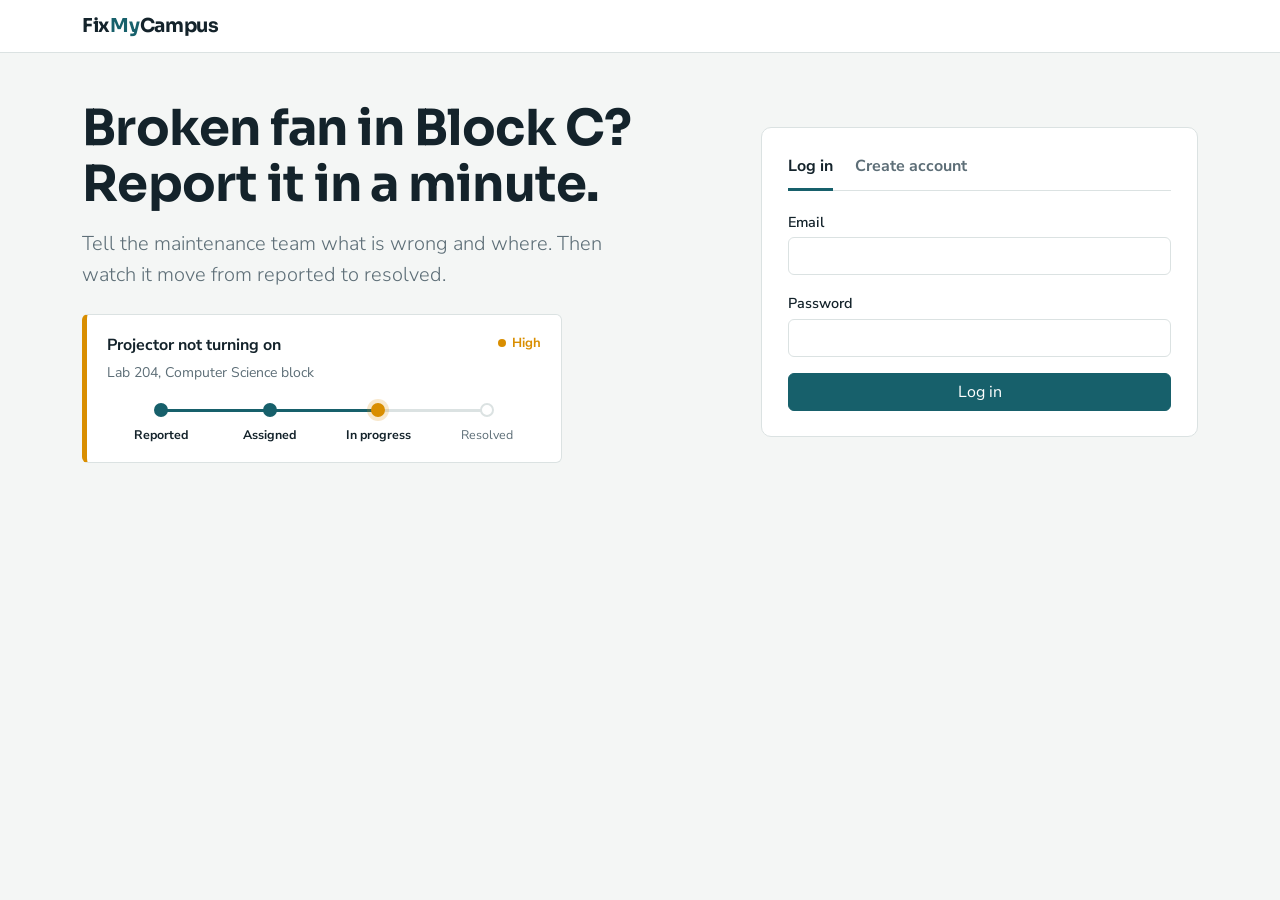
<file: index.html>
<!DOCTYPE html>
<html lang="en">
<head>
<meta charset="utf-8">
<meta name="viewport" content="width=device-width, initial-scale=1">
<link rel="preconnect" href="https://fonts.googleapis.com">
<link href="https://fonts.googleapis.com/css2?family=Nunito+Sans:wght@400;600;700&family=Sora:wght@600;700&display=swap" rel="stylesheet">
<link href="https://cdn.jsdelivr.net/npm/bootstrap@5.3.3/dist/css/bootstrap.min.css" rel="stylesheet">
<link href="css/style.css" rel="stylesheet">
<title>FixMyCampus - report campus problems and follow them to a fix</title>
</head>
<body>
<header class="topbar"><div class="container"><span class="brand">Fix<b>My</b>Campus</span></div></header>

<main class="container py-5">
  <div class="row g-5 align-items-center">
    <section class="col-lg-7 hero">
      <h1 class="mb-3">Broken fan in Block C? Report it in a minute.</h1>
      <p class="lead text-muted mb-4" style="max-width:34rem">Tell the maintenance team what is wrong and where. Then watch it move from reported to resolved.</p>

      <div class="sample-ticket" aria-hidden="true">
        <div class="d-flex justify-content-between align-items-start mb-1">
          <strong>Projector not turning on</strong>
          <span class="prio prio-HIGH">High</span>
        </div>
        <div class="text-muted small mb-3">Lab 204, Computer Science block</div>
        <ol class="track">
          <li class="done">Reported</li><li class="done">Assigned</li><li class="current">In progress</li><li>Resolved</li>
        </ol>
      </div>
    </section>

    <section class="col-lg-5">
      <div class="auth-card">
        <div class="auth-tabs" role="tablist">
          <button type="button" id="tabLogin" class="active" role="tab">Log in</button>
          <button type="button" id="tabRegister" role="tab">Create account</button>
        </div>

        <div id="authError" class="alert alert-danger py-2 d-none" role="alert"></div>

        <form id="loginForm" novalidate>
          <div class="mb-3"><label class="form-label" for="loginEmail">Email</label>
            <input class="form-control" id="loginEmail" type="email" autocomplete="username" required></div>
          <div class="mb-3"><label class="form-label" for="loginPassword">Password</label>
            <input class="form-control" id="loginPassword" type="password" autocomplete="current-password" required></div>
          <button class="btn btn-primary w-100" type="submit">Log in</button>
        </form>

        <form id="registerForm" class="d-none" novalidate>
          <div class="mb-3"><label class="form-label" for="regName">Full name</label>
            <input class="form-control" id="regName" autocomplete="name" required></div>
          <div class="mb-3"><label class="form-label" for="regEmail">Email</label>
            <input class="form-control" id="regEmail" type="email" autocomplete="email" required></div>
          <div class="mb-3"><label class="form-label" for="regPassword">Password (at least 6 characters)</label>
            <input class="form-control" id="regPassword" type="password" minlength="6" autocomplete="new-password" required></div>
          <div class="mb-3"><label class="form-label" for="regRole">I am a</label>
            <select class="form-select" id="regRole"><option value="STUDENT">Student</option><option value="STAFF">Staff member</option></select></div>
          <button class="btn btn-primary w-100" type="submit">Create account</button>
        <div class="mt-3 pt-3 border-top text-center">
          <div class="small text-muted d-flex align-items-center justify-content-between">
            <span class="text-truncate me-2" style="max-width:240px">Backend: <code id="apiBaseDisplay"></code></span>
            <button id="toggleApiConfig" type="button" class="btn btn-sm btn-link p-0 text-decoration-none">Change</button>
          </div>
          <div id="apiConfigForm" class="mt-2 text-start d-none">
            <div class="input-group input-group-sm">
              <input type="url" id="apiBaseInput" class="form-control" placeholder="https://your-backend.up.railway.app">
              <button id="saveApiBase" class="btn btn-outline-primary" type="button">Save</button>
            </div>
            <div class="form-text" style="font-size:0.75rem">Paste your Railway backend URL here and click Save.</div>
          </div>
        </div>
      </div>
    </section>
  </div>
</main>

<script src="js/config.js"></script>
<script src="js/app.js"></script>
<script>
  const user = getUser();
  if (getToken() && user) window.location.href = homeFor(user);

  const loginForm = document.getElementById('loginForm');
  const registerForm = document.getElementById('registerForm');
  const errorBox = document.getElementById('authError');

  function showTab(login) {
    loginForm.classList.toggle('d-none', !login);
    registerForm.classList.toggle('d-none', login);
    document.getElementById('tabLogin').classList.toggle('active', login);
    document.getElementById('tabRegister').classList.toggle('active', !login);
    errorBox.classList.add('d-none');
  }
  document.getElementById('tabLogin').onclick = () => showTab(true);
  document.getElementById('tabRegister').onclick = () => showTab(false);

  function showError(message) { errorBox.textContent = message; errorBox.classList.remove('d-none'); }

  async function submitAuth(form, path, payload) {
    errorBox.classList.add('d-none');
    const button = form.querySelector('button[type=submit]');
    button.disabled = true;
    try {
      const data = await api(path, { method: 'POST', body: payload });
      saveSession(data);
      window.location.href = homeFor(data);
    } catch (err) {
      showError(err.message);
    } finally {
      button.disabled = false;
    }
  }

  loginForm.addEventListener('submit', e => {
    e.preventDefault();
    submitAuth(loginForm, '/api/auth/login', {
      email: document.getElementById('loginEmail').value,
      password: document.getElementById('loginPassword').value
    });
  });

  registerForm.addEventListener('submit', e => {
    e.preventDefault();
    submitAuth(registerForm, '/api/auth/register', {
      name: document.getElementById('regName').value,
      email: document.getElementById('regEmail').value,
      password: document.getElementById('regPassword').value,
      role: document.getElementById('regRole').value
    });
  });

  const apiDisplay = document.getElementById('apiBaseDisplay');
  const apiConfigForm = document.getElementById('apiConfigForm');
  const apiInput = document.getElementById('apiBaseInput');
  if (apiDisplay) {
    apiDisplay.textContent = API_BASE || 'http://localhost:8080';
    if (apiInput) apiInput.value = API_BASE || 'http://localhost:8080';
    document.getElementById('toggleApiConfig').onclick = (e) => {
      e.preventDefault();
      apiConfigForm.classList.toggle('d-none');
    };
    document.getElementById('saveApiBase').onclick = () => {
      const val = apiInput.value.trim().replace(/\/$/, '');
      if (val) {
        localStorage.setItem('FMC_API_BASE', val);
        window.location.reload();
      }
    };
  }

  if (window.location.protocol === 'https:' && (!API_BASE || API_BASE.startsWith('http://'))) {
    showError('Backend is currently pointing to ' + (API_BASE || 'http://localhost:8080') + '. On HTTPS, please click "Change" below to set your Railway backend HTTPS URL.');
    if (apiConfigForm) apiConfigForm.classList.remove('d-none');
  }
</script>
</body>
</html>
</file>
<file: css/style.css>
/* FixMyCampus - the status tracker is the signature element, everything else stays quiet. */
:root {
  --ink: #14232b;
  --paper: #f4f6f5;
  --card: #ffffff;
  --line: #dbe2e2;
  --muted: #5d6e77;
  --teal: #17606b;
  --teal-dark: #0f4750;
  --amber: #d98e00;
  --green: #2c7a55;
  --red: #b83a2b;
  --slate: #6b7c85;
}

body {
  font-family: "Nunito Sans", system-ui, -apple-system, "Segoe UI", Roboto, sans-serif;
  background: var(--paper);
  color: var(--ink);
  line-height: 1.55;
}
h1, h2, h3, h4, h5, h6, .brand {
  font-family: "Sora", "Nunito Sans", system-ui, sans-serif;
  letter-spacing: -0.015em;
}
a { color: var(--teal); }
.text-muted { color: var(--muted) !important; }

:focus-visible { outline: 3px solid rgba(217, 142, 0, 0.55); outline-offset: 2px; }

/* ---- Bootstrap tweaks ---- */
.btn-primary {
  --bs-btn-bg: var(--teal); --bs-btn-border-color: var(--teal);
  --bs-btn-hover-bg: var(--teal-dark); --bs-btn-hover-border-color: var(--teal-dark);
  --bs-btn-active-bg: var(--teal-dark); --bs-btn-active-border-color: var(--teal-dark);
  --bs-btn-disabled-bg: var(--teal); --bs-btn-disabled-border-color: var(--teal);
}
.btn-outline-primary {
  --bs-btn-color: var(--teal); --bs-btn-border-color: var(--teal);
  --bs-btn-hover-bg: var(--teal); --bs-btn-hover-border-color: var(--teal);
  --bs-btn-active-bg: var(--teal-dark); --bs-btn-active-border-color: var(--teal-dark);
}
.form-control, .form-select { border-color: var(--line); border-radius: 6px; }
.form-control:focus, .form-select:focus { border-color: var(--teal); box-shadow: 0 0 0 3px rgba(23, 96, 107, 0.15); }
.form-label { font-weight: 600; font-size: 0.9rem; margin-bottom: 0.25rem; }
.modal-content { border: 0; border-radius: 10px; }

/* ---- Top bar ---- */
.topbar { background: var(--card); border-bottom: 1px solid var(--line); padding: 0.7rem 0; }
.brand { font-weight: 700; font-size: 1.2rem; color: var(--ink); text-decoration: none; }
.brand b { color: var(--teal); font-weight: 700; }
.navlink { color: var(--ink); text-decoration: none; font-weight: 600; font-size: 0.92rem; }
.navlink:hover, .navlink.active { color: var(--teal); }

/* ---- Status & priority ---- */
.status { display: inline-block; padding: 0.12rem 0.6rem; border-radius: 999px; font-size: 0.75rem; font-weight: 700; white-space: nowrap; }
.status-REPORTED    { background: #e8edef; color: #44545c; }
.status-ASSIGNED    { background: #dcedf0; color: var(--teal-dark); }
.status-IN_PROGRESS { background: #fbeccb; color: #8a5a00; }
.status-RESOLVED    { background: #d9efe3; color: #1f5c3f; }

.prio { font-size: 0.82rem; font-weight: 700; white-space: nowrap; }
.prio::before { content: ""; display: inline-block; width: 8px; height: 8px; border-radius: 50%; margin-right: 6px; background: currentColor; }
.prio-LOW { color: var(--slate); }
.prio-MEDIUM { color: var(--teal); }
.prio-HIGH { color: var(--amber); }
.prio-CRITICAL { color: var(--red); }

/* ---- The status tracker ---- */
.track { display: flex; list-style: none; margin: 0; padding: 0; }
.track li { flex: 1; position: relative; padding-top: 26px; text-align: center; font-size: 0.78rem; color: var(--muted); }
.track li::before {
  content: ""; position: absolute; top: 4px; left: 50%; width: 14px; height: 14px; margin-left: -7px;
  border-radius: 50%; background: #fff; border: 2px solid var(--line); z-index: 1;
}
.track li::after { content: ""; position: absolute; top: 10px; left: -50%; width: 100%; height: 3px; background: var(--line); }
.track li:first-child::after { display: none; }
.track li.done, .track li.current { color: var(--ink); font-weight: 700; }
.track li.done::before { background: var(--teal); border-color: var(--teal); }
.track li.done::after, .track li.current::after { background: var(--teal); }
.track li.current::before { background: var(--amber); border-color: var(--amber); box-shadow: 0 0 0 4px rgba(217, 142, 0, 0.2); }

/* ---- Issue tickets ---- */
.ticket {
  background: var(--card); border: 1px solid var(--line); border-left: 5px solid var(--slate);
  border-radius: 6px; padding: 0.95rem 1.1rem; cursor: pointer; transition: border-color 0.15s, box-shadow 0.15s;
}
.ticket:hover { border-color: #b9c6c8; box-shadow: 0 2px 10px rgba(20, 35, 43, 0.07); }
.ticket.s-ASSIGNED { border-left-color: var(--teal); }
.ticket.s-IN_PROGRESS { border-left-color: var(--amber); }
.ticket.s-RESOLVED { border-left-color: var(--green); }
.ticket h3 { font-size: 1.02rem; margin: 0; }
.ticket .meta { font-size: 0.85rem; color: var(--muted); }

.panel { background: var(--card); border: 1px solid var(--line); border-radius: 8px; padding: 1.25rem; }

/* ---- Landing page ---- */
.hero h1 { font-size: clamp(2rem, 4.6vw, 3.1rem); line-height: 1.12; font-weight: 700; }
.sample-ticket { background: var(--card); border: 1px solid var(--line); border-left: 5px solid var(--amber); border-radius: 6px; padding: 1.1rem 1.25rem; max-width: 30rem; }
.auth-card { background: var(--card); border: 1px solid var(--line); border-radius: 10px; padding: 1.6rem; }
.auth-tabs { display: flex; gap: 1.4rem; border-bottom: 1px solid var(--line); margin-bottom: 1.2rem; }
.auth-tabs button { background: none; border: 0; padding: 0 0 0.6rem; font-weight: 700; color: var(--muted); border-bottom: 3px solid transparent; margin-bottom: -1px; }
.auth-tabs button.active { color: var(--ink); border-bottom-color: var(--teal); }

/* ---- Admin ---- */
.stat { background: var(--card); border: 1px solid var(--line); border-radius: 8px; padding: 0.9rem 1.1rem; }
.stat .num { font-family: "Sora", sans-serif; font-size: 1.9rem; font-weight: 700; line-height: 1.1; }
.stat .lbl { color: var(--muted); font-size: 0.85rem; }
.table-issues th { font-size: 0.8rem; color: var(--muted); font-weight: 700; border-bottom-color: var(--line); white-space: nowrap; }
.table-issues td { vertical-align: middle; }
.table-issues tbody tr { cursor: pointer; }
.table-issues tbody tr:hover { background: #eef3f3; }
.catbar { height: 8px; border-radius: 4px; background: var(--teal); }

/* ---- Detail modal ---- */
.timeline { list-style: none; margin: 0; padding: 0 0 0 1rem; border-left: 2px solid var(--line); }
.timeline li { position: relative; padding: 0 0 0.9rem 0.9rem; font-size: 0.9rem; }
.timeline li::before { content: ""; position: absolute; left: -1.38rem; top: 0.35rem; width: 10px; height: 10px; border-radius: 50%; background: var(--teal); }
.issue-photo { max-width: 100%; max-height: 260px; border-radius: 6px; border: 1px solid var(--line); }

.toast-zone { position: fixed; right: 1rem; bottom: 1rem; z-index: 2000; display: grid; gap: 0.5rem; max-width: min(22rem, 92vw); }

@media (prefers-reduced-motion: reduce) { * { transition: none !important; } }
</file>
